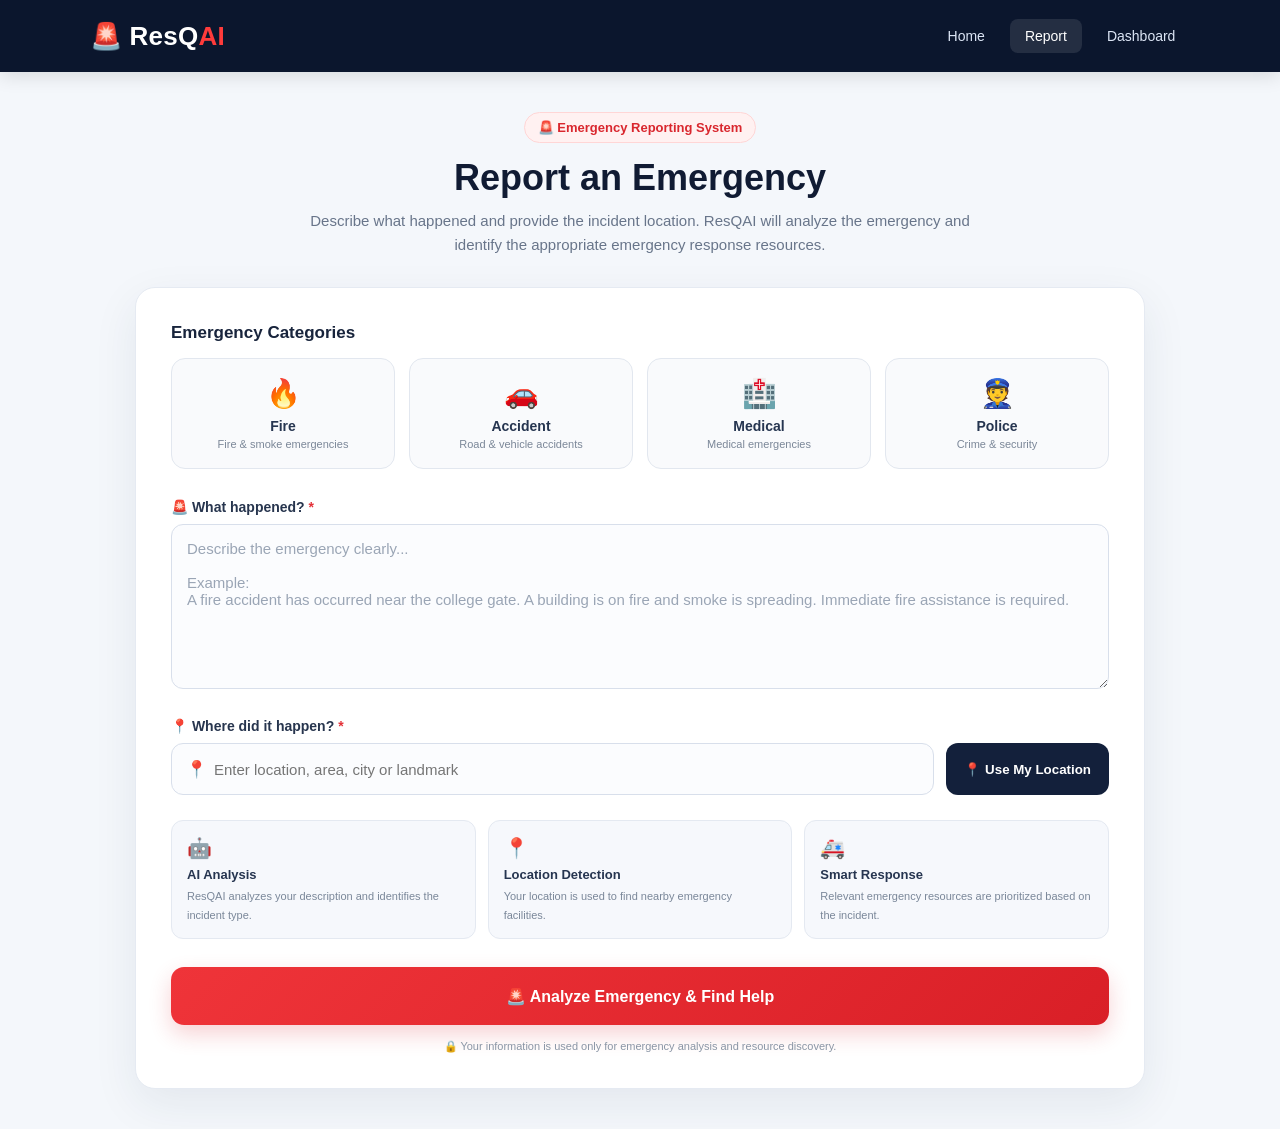
<file: templates/report.html>
<!DOCTYPE html>
<html lang="en">

<head>

    <meta charset="UTF-8">

    <meta name="viewport"
          content="width=device-width, initial-scale=1.0">

    <title>ResQAI | Report Emergency</title>

    <style>

        * {
            box-sizing: border-box;
            margin: 0;
            padding: 0;
        }

        body {

            font-family:
                "Segoe UI",
                Arial,
                sans-serif;

            background:
                #f4f7fb;

            color: #172033;

            min-height: 100vh;
        }


        /* =====================================================
           NAVBAR
        ===================================================== */

        .navbar {

            height: 72px;

            background: #0b162d;

            display: flex;

            align-items: center;

            justify-content: space-between;

            padding: 0 7%;

            box-shadow:
                0 4px 18px rgba(0,0,0,0.12);
        }


        .logo {

            color: white;

            font-size: 26px;

            font-weight: 800;

            letter-spacing: .3px;
        }


        .logo span {

            color: #ff3b3b;
        }


        .nav-links {

            display: flex;

            gap: 10px;
        }


        .nav-link {

            color: #dce5f5;

            text-decoration: none;

            padding: 9px 15px;

            border-radius: 8px;

            font-size: 14px;

            transition: .2s;
        }


        .nav-link:hover {

            background:
                rgba(255,255,255,.08);

            color: white;
        }


        .active {

            background:
                rgba(255,255,255,.1);

            color: white;
        }


        /* =====================================================
           PAGE
        ===================================================== */

        .page {

            width: 100%;

            max-width: 1050px;

            margin: 40px auto;

            padding: 0 20px;
        }


        /* =====================================================
           PAGE HEADER
        ===================================================== */

        .page-header {

            text-align: center;

            margin-bottom: 30px;
        }


        .badge {

            display: inline-flex;

            align-items: center;

            gap: 7px;

            padding: 7px 13px;

            background:
                #fff1f1;

            color:
                #d9272e;

            border:
                1px solid #ffd6d6;

            border-radius: 30px;

            font-size: 13px;

            font-weight: 700;

            margin-bottom: 14px;
        }


        .page-header h1 {

            font-size: 36px;

            margin-bottom: 10px;

            color: #101b33;
        }


        .page-header p {

            max-width: 680px;

            margin: auto;

            color: #68758a;

            line-height: 1.6;

            font-size: 15px;
        }


        /* =====================================================
           MAIN CARD
        ===================================================== */

        .main-card {

            background: white;

            border:
                1px solid #e5eaf2;

            border-radius: 20px;

            padding: 35px;

            box-shadow:
                0 15px 45px rgba(25,45,80,.08);
        }


        /* =====================================================
           INCIDENT TYPES
        ===================================================== */

        .section-title {

            font-size: 17px;

            font-weight: 700;

            margin-bottom: 15px;

            color: #18243c;
        }


        .incident-types {

            display: grid;

            grid-template-columns:
                repeat(4, 1fr);

            gap: 14px;

            margin-bottom: 30px;
        }


        .incident-type {

            border:
                1px solid #e2e7ef;

            background:
                #f9fafc;

            border-radius: 14px;

            padding: 18px 12px;

            text-align: center;

            transition: .2s;
        }


        .incident-type:hover {

            transform:
                translateY(-2px);

            box-shadow:
                0 8px 20px rgba(20,40,70,.08);
        }


        .incident-icon {

            font-size: 28px;

            margin-bottom: 8px;
        }


        .incident-name {

            font-size: 14px;

            font-weight: 700;

            color: #263550;
        }


        .incident-description {

            font-size: 11px;

            color: #7b8798;

            margin-top: 4px;
        }


        /* =====================================================
           FORM
        ===================================================== */

        .form-group {

            margin-bottom: 25px;
        }


        .label {

            display: block;

            font-size: 14px;

            font-weight: 700;

            color: #27354e;

            margin-bottom: 9px;
        }


        .required {

            color: #e33138;
        }


        textarea {

            width: 100%;

            min-height: 165px;

            resize: vertical;

            border:
                1px solid #d8dfeb;

            border-radius: 12px;

            padding: 15px;

            background: #fbfcfe;

            font-family: inherit;

            font-size: 15px;

            color: #27354e;

            outline: none;

            transition: .2s;
        }


        textarea:focus {

            border-color:
                #e33138;

            background: white;

            box-shadow:
                0 0 0 4px
                rgba(227,49,56,.08);
        }


        textarea::placeholder {

            color: #9aa5b5;
        }


        /* =====================================================
           LOCATION
        ===================================================== */

        .location-row {

            display: flex;

            gap: 12px;
        }


        .location-wrapper {

            position: relative;

            flex: 1;
        }


        .location-icon {

            position: absolute;

            left: 15px;

            top: 50%;

            transform:
                translateY(-50%);

            font-size: 17px;
        }


        .location-input {

            width: 100%;

            height: 52px;

            border:
                1px solid #d8dfeb;

            border-radius: 12px;

            padding:
                0 15px 0 42px;

            background: #fbfcfe;

            font-size: 15px;

            outline: none;

            color: #27354e;

            transition: .2s;
        }


        .location-input:focus {

            border-color:
                #e33138;

            background: white;

            box-shadow:
                0 0 0 4px
                rgba(227,49,56,.08);
        }


        .location-btn {

            height: 52px;

            padding:
                0 18px;

            border: none;

            border-radius: 12px;

            background:
                #13203b;

            color: white;

            font-weight: 600;

            cursor: pointer;

            transition: .2s;

            white-space: nowrap;
        }


        .location-btn:hover {

            background:
                #213458;

            transform:
                translateY(-1px);
        }


        .location-btn:disabled {

            opacity: .7;

            cursor: wait;

            transform: none;
        }


        /* =====================================================
           STATUS
        ===================================================== */

        .location-status {

            display: none;

            margin-top: 10px;

            padding: 10px 13px;

            border-radius: 9px;

            font-size: 13px;
        }


        .location-status.success {

            display: block;

            background:
                #ecfdf3;

            color:
                #16834b;
        }


        .location-status.error {

            display: block;

            background:
                #fff1f1;

            color:
                #c62828;
        }


        /* =====================================================
           INFORMATION PANEL
        ===================================================== */

        .info-panel {

            display: grid;

            grid-template-columns:
                repeat(3, 1fr);

            gap: 12px;

            margin-top: 10px;

            margin-bottom: 28px;
        }


        .info-item {

            background:
                #f6f8fc;

            border:
                1px solid #e4e9f1;

            border-radius: 12px;

            padding: 15px;
        }


        .info-item-icon {

            font-size: 20px;

            margin-bottom: 7px;
        }


        .info-item strong {

            display: block;

            font-size: 13px;

            color: #263550;

            margin-bottom: 4px;
        }


        .info-item span {

            font-size: 11px;

            line-height: 1.5;

            color: #7a8799;
        }


        /* =====================================================
           SUBMIT
        ===================================================== */

        .submit-btn {

            width: 100%;

            height: 58px;

            border: none;

            border-radius: 13px;

            background:
                linear-gradient(
                    135deg,
                    #ef3439,
                    #d91f27
                );

            color: white;

            font-size: 16px;

            font-weight: 800;

            cursor: pointer;

            box-shadow:
                0 9px 22px
                rgba(217,31,39,.20);

            transition: .2s;
        }


        .submit-btn:hover {

            transform:
                translateY(-2px);

            box-shadow:
                0 13px 28px
                rgba(217,31,39,.28);
        }


        .submit-btn:active {

            transform:
                translateY(0);
        }


        .security-note {

            text-align: center;

            margin-top: 15px;

            color: #8a95a5;

            font-size: 11px;
        }


        /* =====================================================
           MOBILE
        ===================================================== */

        @media(max-width: 750px) {

            .navbar {

                padding:
                    0 20px;
            }


            .nav-links {

                display: none;
            }


            .page {

                margin-top: 25px;
            }


            .main-card {

                padding: 22px;
            }


            .page-header h1 {

                font-size: 28px;
            }


            .incident-types {

                grid-template-columns:
                    repeat(2, 1fr);
            }


            .location-row {

                flex-direction: column;
            }


            .location-btn {

                width: 100%;
            }


            .info-panel {

                grid-template-columns:
                    1fr;
            }

        }

    </style>

</head>


<body>


<!-- =========================================================
     NAVBAR
========================================================= -->

<nav class="navbar">

    <div class="logo">

        🚨 ResQ<span>AI</span>

    </div>


    <div class="nav-links">

        <a href="/" class="nav-link">
            Home
        </a>

        <a href="/report"
           class="nav-link active">
            Report
        </a>

        <a href="/dashboard"
           class="nav-link">
            Dashboard
        </a>

    </div>

</nav>



<!-- =========================================================
     PAGE
========================================================= -->

<main class="page">


    <!-- HEADER -->

    <div class="page-header">

        <div class="badge">

            🚨 Emergency Reporting System

        </div>


        <h1>

            Report an Emergency

        </h1>


        <p>

            Describe what happened and provide the
            incident location. ResQAI will analyze the
            emergency and identify the appropriate
            emergency response resources.

        </p>

    </div>



    <!-- =====================================================
         MAIN CARD
    ===================================================== -->

    <div class="main-card">


        <!-- =================================================
             INCIDENT TYPES
        ================================================= -->

        <div class="section-title">

            Emergency Categories

        </div>


        <div class="incident-types">


            <div class="incident-type">

                <div class="incident-icon">
                    🔥
                </div>

                <div class="incident-name">
                    Fire
                </div>

                <div class="incident-description">
                    Fire &amp; smoke emergencies
                </div>

            </div>


            <div class="incident-type">

                <div class="incident-icon">
                    🚗
                </div>

                <div class="incident-name">
                    Accident
                </div>

                <div class="incident-description">
                    Road &amp; vehicle accidents
                </div>

            </div>


            <div class="incident-type">

                <div class="incident-icon">
                    🏥
                </div>

                <div class="incident-name">
                    Medical
                </div>

                <div class="incident-description">
                    Medical emergencies
                </div>

            </div>


            <div class="incident-type">

                <div class="incident-icon">
                    👮
                </div>

                <div class="incident-name">
                    Police
                </div>

                <div class="incident-description">
                    Crime &amp; security
                </div>

            </div>


        </div>



        <!-- =================================================
             FORM
        ================================================= -->

        <form
            action="/submit-report"
            method="POST"
        >


            <!-- DESCRIPTION -->

            <div class="form-group">

                <label
                    class="label"
                    for="description"
                >

                    🚨 What happened?

                    <span class="required">
                        *
                    </span>

                </label>


                <textarea
                    id="description"
                    name="description"
                    required
                    placeholder="Describe the emergency clearly...

Example:
A fire accident has occurred near the college gate. A building is on fire and smoke is spreading. Immediate fire assistance is required."
                ></textarea>

            </div>



            <!-- LOCATION -->

            <div class="form-group">

                <label
                    class="label"
                    for="location"
                >

                    📍 Where did it happen?

                    <span class="required">
                        *
                    </span>

                </label>


                <div class="location-row">


                    <div class="location-wrapper">

                        <span class="location-icon">
                            📍
                        </span>


                        <input
                            type="text"
                            id="location"
                            name="location"
                            class="location-input"
                            placeholder="Enter location, area, city or landmark"
                            required
                        >

                    </div>


                    <button
                        type="button"
                        id="currentLocationBtn"
                        class="location-btn"
                        onclick="getCurrentLocation()"
                    >

                        📍 Use My Location

                    </button>


                </div>


                <div
                    id="locationStatus"
                    class="location-status"
                ></div>

            </div>



            <!-- =================================================
                 INFORMATION CARDS
            ================================================= -->

            <div class="info-panel">


                <div class="info-item">

                    <div class="info-item-icon">
                        🤖
                    </div>

                    <strong>
                        AI Analysis
                    </strong>

                    <span>
                        ResQAI analyzes your description
                        and identifies the incident type.
                    </span>

                </div>


                <div class="info-item">

                    <div class="info-item-icon">
                        📍
                    </div>

                    <strong>
                        Location Detection
                    </strong>

                    <span>
                        Your location is used to find
                        nearby emergency facilities.
                    </span>

                </div>


                <div class="info-item">

                    <div class="info-item-icon">
                        🚑
                    </div>

                    <strong>
                        Smart Response
                    </strong>

                    <span>
                        Relevant emergency resources are
                        prioritized based on the incident.
                    </span>

                </div>


            </div>



            <!-- =================================================
                 HIDDEN GPS
            ================================================= -->

            <input
                type="hidden"
                id="latitude"
                name="latitude"
            >


            <input
                type="hidden"
                id="longitude"
                name="longitude"
            >



            <!-- =================================================
                 SUBMIT
            ================================================= -->

            <button
                type="submit"
                class="submit-btn"
            >

                🚨 Analyze Emergency &amp; Find Help

            </button>


            <div class="security-note">

                🔒 Your information is used only for
                emergency analysis and resource discovery.

            </div>


        </form>

    </div>

</main>



<script>

function getCurrentLocation() {

    const button =
        document.getElementById(
            "currentLocationBtn"
        );


    const status =
        document.getElementById(
            "locationStatus"
        );


    /*
     * Check browser support
     */

    if (!navigator.geolocation) {

        status.className =
            "location-status error";

        status.innerText =
            "❌ Your browser does not support location services.";

        return;
    }


    /*
     * Button state
     */

    button.disabled = true;

    button.innerText =
        "📍 Detecting...";


    status.className =
        "location-status";

    status.style.display =
        "block";

    status.innerText =
        "Getting your current location...";


    /*
     * Get GPS coordinates
     */

    navigator.geolocation.getCurrentPosition(

        function(position) {


            const latitude =
                position.coords.latitude;


            const longitude =
                position.coords.longitude;


            /*
             * Store coordinates
             */

            document.getElementById(
                "latitude"
            ).value = latitude;


            document.getElementById(
                "longitude"
            ).value = longitude;


            /*
             * Show coordinates
             */

            document.getElementById(
                "location"
            ).value =

                latitude.toFixed(6)
                + ", "
                + longitude.toFixed(6);


            /*
             * Success
             */

            status.className =
                "location-status success";

            status.innerText =
                "✓ Current location detected successfully.";


            button.disabled = false;

            button.innerText =
                "✓ Location Detected";

        },


        function(error) {


            button.disabled = false;

            button.innerText =
                "📍 Use My Location";


            status.className =
                "location-status error";


            if (error.code === 1) {

                status.innerText =
                    "❌ Location permission was denied. Please allow location access.";

            }

            else if (error.code === 2) {

                status.innerText =
                    "❌ Location could not be determined. Please enter the location manually.";

            }

            else if (error.code === 3) {

                status.innerText =
                    "❌ Location request timed out. Please try again.";

            }

            else {

                status.innerText =
                    "❌ Unable to get your current location.";

            }

        },


        {

            enableHighAccuracy: true,

            timeout: 15000,

            maximumAge: 0

        }

    );

}

</script>


</body>

</html>
</file>
